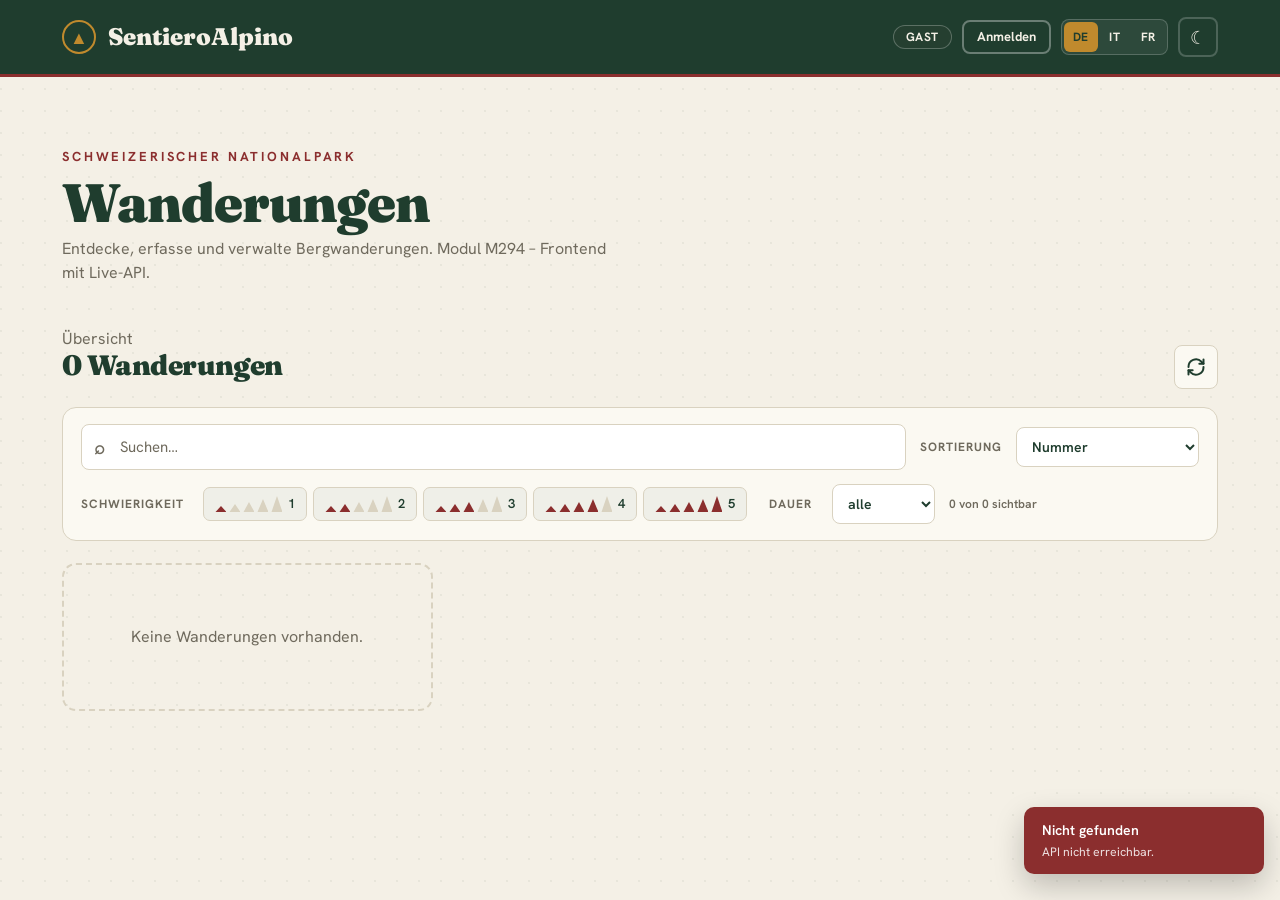
<file: index.html>
<!DOCTYPE html>
<html lang="de">
<head>
<meta charset="UTF-8">
<meta name="viewport" content="width=device-width, initial-scale=1.0">
<title>Wanderungen – SentieroAlpino</title>
<link rel="preconnect" href="https://fonts.googleapis.com">
<link rel="preconnect" href="https://fonts.gstatic.com" crossorigin>
<link href="https://fonts.googleapis.com/css2?family=Fraunces:opsz,wght@9..144,400;9..144,600;9..144,900&family=Hanken+Grotesk:wght@400;500;600;700&display=swap" rel="stylesheet">
<link href="https://cdn.jsdelivr.net/npm/bootstrap@5.3.3/dist/css/bootstrap.min.css" rel="stylesheet" integrity="sha384-QWTKZyjpPEjISv5WaRU9OFeRpok6YctnYmDr5pNlyT2bRjXh0JMhjY6hW+ALEwIH" crossorigin="anonymous">
<link rel="stylesheet" href="css/styles.css">
<script>
(function(){
  try {
    var t = localStorage.getItem('sentiero.theme');
    if (!t && window.matchMedia && window.matchMedia('(prefers-color-scheme: dark)').matches) t = 'dark';
    if (t === 'dark') document.documentElement.dataset.theme = 'dark';
    var l = localStorage.getItem('sentiero.lang');
    if (l) document.documentElement.lang = l;
  } catch(e){}
  window.__splashStarted = Date.now();
})();
</script>
</head>
<body>
<div id="splash" aria-hidden="true">
  <div class="splash-inner">
    <svg viewBox="0 0 240 160" xmlns="http://www.w3.org/2000/svg" aria-hidden="true">
      <defs>
        <radialGradient id="sg" cx="50%" cy="50%" r="50%">
          <stop offset="0%" stop-color="#f4c66b" stop-opacity="1"/>
          <stop offset="55%" stop-color="#c08a2d" stop-opacity=".5"/>
          <stop offset="100%" stop-color="#c08a2d" stop-opacity="0"/>
        </radialGradient>
        <clipPath id="sky"><rect x="0" y="0" width="240" height="115"/></clipPath>
      </defs>
      <g clip-path="url(#sky)">
        <circle class="halo" cx="120" cy="110" r="46" fill="url(#sg)"/>
        <circle class="sun" cx="120" cy="110" r="16" fill="#f4c66b"/>
      </g>
      <path d="M 0 160 L 50 90 L 95 115 L 140 70 L 180 100 L 240 80 L 240 160 Z" fill="#1a3324"/>
      <path d="M 0 160 L 40 120 L 95 135 L 150 110 L 200 130 L 240 118 L 240 160 Z" fill="#0f2419"/>
    </svg>
    <div class="splash-label">
      <span class="mk">&#9650;</span> SentieroAlpino
    </div>
  </div>
</div>
<header>
  <div class="container bar">
    <div class="logo"><span class="mk">&#9650;</span> SentieroAlpino</div>
    <div class="session" id="session"></div>
  </div>
</header>

<main class="container py-4">
  <section id="listView">
    <div class="hero">
      <div class="eyebrow" data-i18n="hero.eyebrow">Schweizerischer Nationalpark</div>
      <h1 data-i18n="hero.title">Wanderungen</h1>
      <p data-i18n="hero.lead">Entdecke, erfasse und verwalte Bergwanderungen. Modul M294 – Frontend mit Live-API.</p>
    </div>

    <div class="toolbar">
      <div><div class="eyebrow" style="color:var(--text-soft)" data-i18n="overview.kicker">Übersicht</div><h2 style="font-size:28px" id="count"></h2></div>
      <div class="d-flex gap-2 align-items-center">
        <button type="button" class="btn-reload" id="reloadBtn" data-i18n-aria="nav.reloadAria" title="" data-i18n-title="nav.reload" aria-label="Aktualisieren">
          <svg width="20" height="20" viewBox="0 0 24 24" fill="none" stroke="currentColor" stroke-width="2.4" stroke-linecap="round" stroke-linejoin="round" aria-hidden="true">
            <path d="M3 12a9 9 0 0 1 15.5-6.4L21 8"/>
            <path d="M21 3v5h-5"/>
            <path d="M21 12a9 9 0 0 1-15.5 6.4L3 16"/>
            <path d="M3 21v-5h5"/>
          </svg>
        </button>
        <button type="button" class="btn btn-pri" id="newBtn" style="display:none" data-i18n="nav.newHike">+ Neue Wanderung</button>
      </div>
    </div>

    <div class="filterbar" id="filterBar"></div>

    <div class="grid" id="hikeGrid"></div>
  </section>

  <section id="detailView" class="detail"></section>
</main>

<div class="modal fade" id="loginModal" tabindex="-1" aria-labelledby="loginModalLabel" aria-hidden="true">
  <div class="modal-dialog modal-dialog-centered">
    <div class="modal-content sheet">
      <div class="modal-header border-0 p-0 mb-2 d-flex align-items-start">
        <div>
          <h2 id="loginModalLabel" data-i18n="login.title">Anmelden</h2>
          <p class="lead mt-2" data-i18n="login.lead">Login ist nötig für Kommentare und Verwaltung.</p>
        </div>
        <button type="button" class="btn-close ms-auto" data-bs-dismiss="modal" aria-label="Close"></button>
      </div>
      <div class="modal-body p-0">
        <div class="users-hint" data-i18n-html="login.testHint">Test-Logins:<br><b>Max</b> / Stern3849 (Admin) &nbsp;&mdash;&nbsp; <b>Berta</b> / Sonne2024 (Reader)</div>
        <div class="mb-3">
          <label for="lgUser" class="form-label" data-i18n="login.user">Benutzername</label>
          <input id="lgUser" class="form-control" placeholder="Max" autocomplete="username">
          <div class="invalid-feedback" id="lgUserErr"></div>
        </div>
        <div class="mb-3">
          <label for="lgPass" class="form-label" data-i18n="login.pass">Passwort</label>
          <input id="lgPass" type="password" class="form-control" placeholder="&bull;&bull;&bull;&bull;&bull;" autocomplete="current-password">
          <div class="invalid-feedback" id="lgPassErr"></div>
        </div>
        <div class="alert alert-danger d-none" role="alert" id="lgErr" data-i18n="login.error">Login fehlgeschlagen.</div>
      </div>
      <div class="modal-footer border-0 px-0 pb-0">
        <button type="button" class="btn btn-ln" data-bs-dismiss="modal" data-i18n="login.cancel">Abbrechen</button>
        <button type="button" class="btn btn-pri" id="lgSubmit" data-i18n="login.submit">Anmelden</button>
      </div>
    </div>
  </div>
</div>

<div class="modal fade" id="hikeModal" tabindex="-1" aria-labelledby="hikeModalLabel" aria-hidden="true">
  <div class="modal-dialog modal-dialog-centered modal-lg">
    <div class="modal-content sheet">
      <div class="modal-header border-0 p-0 mb-2 d-flex align-items-start">
        <div>
          <h2 id="hmTitle" data-i18n="hikeForm.titleNew">Neue Wanderung</h2>
          <p class="lead mt-2" data-i18n="hikeForm.lead">Pflichtfelder ausser Beschreibung. Geschwindigkeit muss 2–4 km/h ergeben.</p>
        </div>
        <button type="button" class="btn-close ms-auto" data-bs-dismiss="modal" aria-label="Close"></button>
      </div>
      <div class="modal-body p-0">
        <form id="hikeForm" novalidate>
          <div class="row g-3">
            <div class="col-md-6">
              <label for="f_nr" class="form-label" data-i18n="hikeForm.nr">Nr (PK, 900–999)</label>
              <input id="f_nr" type="number" min="900" max="999" class="form-control">
              <div class="invalid-feedback" data-i18n="hikeForm.nrErr">Nummer im Bereich 900–999 erforderlich.</div>
            </div>
            <div class="col-md-6">
              <label for="f_diff" class="form-label" data-i18n="hikeForm.diff">Schwierigkeit (1–5)</label>
              <select id="f_diff" class="form-select">
                <option value="" data-i18n="hikeForm.diffPlaceholder">wählen…</option>
                <option>1</option><option>2</option><option>3</option><option>4</option><option>5</option>
              </select>
              <div class="invalid-feedback" data-i18n="hikeForm.diffErr">Wert 1–5 erforderlich.</div>
            </div>
            <div class="col-12">
              <label for="f_name" class="form-label" data-i18n="hikeForm.name">Name</label>
              <input id="f_name" class="form-control" placeholder="Val Mingèr">
              <div class="invalid-feedback" data-i18n="hikeForm.nameErr">Name ist erforderlich.</div>
            </div>
            <div class="col-12">
              <label for="f_desc" class="form-label"><span data-i18n="hikeForm.desc">Beschreibung</span> <span class="text-muted opt" data-i18n="hikeForm.descOpt">(optional, min. 5 Wörter)</span></label>
              <textarea id="f_desc" class="form-control" placeholder="…"></textarea>
              <div class="form-text" data-i18n="hikeForm.descHint">Leer erlaubt. Falls erfasst: mindestens 5 Wörter.</div>
              <div class="invalid-feedback" data-i18n="hikeForm.descErr">Falls erfasst, sind mindestens 5 Wörter nötig.</div>
            </div>
            <div class="col-md-6">
              <label for="f_dist" class="form-label" data-i18n="hikeForm.dist">Distanz (km)</label>
              <input id="f_dist" type="number" step="0.1" min="0.1" class="form-control" placeholder="5.5">
              <div class="invalid-feedback" data-i18n="hikeForm.distErr">Distanz &gt; 0 erforderlich.</div>
            </div>
            <div class="col-md-6">
              <label class="form-label" data-i18n="hikeForm.dur">Dauer (Std : Min)</label>
              <div class="input-group">
                <input id="f_h" type="number" min="0" max="23" class="form-control" placeholder="2" aria-label="Stunden">
                <span class="input-group-text">:</span>
                <input id="f_m" type="number" min="0" max="59" class="form-control" placeholder="15" aria-label="Minuten">
                <div class="invalid-feedback" data-i18n="hikeForm.durErr">Geschwindigkeit muss 2–4 km/h sein.</div>
              </div>
              <span id="speedPill" class="speed-pill mt-2" style="display:none"></span>
            </div>
            <div class="col-md-6">
              <label for="f_start" class="form-label" data-i18n="hikeForm.start">Start</label>
              <input id="f_start" class="form-control" placeholder="Pradatsch">
              <div class="invalid-feedback" data-i18n="hikeForm.startErr">Start ist erforderlich.</div>
            </div>
            <div class="col-md-6">
              <label for="f_end" class="form-label" data-i18n="hikeForm.end">Ziel</label>
              <input id="f_end" class="form-control" placeholder="Sur il Foss">
              <div class="invalid-feedback" data-i18n="hikeForm.endErr">Ziel ist erforderlich.</div>
            </div>
            <div class="col-12">
              <label for="f_img" class="form-label" data-i18n="hikeForm.img">Höhenprofil-Bild (JPG-Upload)</label>
              <input id="f_img" type="file" accept="image/jpeg" class="form-control">
              <div class="form-text" data-i18n="hikeForm.imgHint">Use Case „upload image". Speichert den Dateinamen.</div>
              <div class="invalid-feedback" data-i18n="hikeForm.imgErr">Bild ist erforderlich.</div>
            </div>
          </div>
        </form>
      </div>
      <div class="modal-footer border-0 px-0 pb-0 mt-3">
        <button type="button" class="btn btn-ln" data-bs-dismiss="modal" data-i18n="hikeForm.cancel">Abbrechen</button>
        <button type="button" class="btn btn-pri" id="hmSubmit" data-i18n="hikeForm.save">Speichern</button>
      </div>
    </div>
  </div>
</div>

<div class="toast-container position-fixed bottom-0 end-0 p-3" id="toast" aria-live="polite" aria-atomic="true"></div>

<script src="https://cdn.jsdelivr.net/npm/bootstrap@5.3.3/dist/js/bootstrap.bundle.min.js" integrity="sha384-YvpcrYf0tY3lHB60NNkmXc5s9fDVZLESaAA55NDzOxhy9GkcIdslK1eN7N6jIeHz" crossorigin="anonymous"></script>
<script type="module" src="js/app.js"></script>
</body>
</html>
</file>
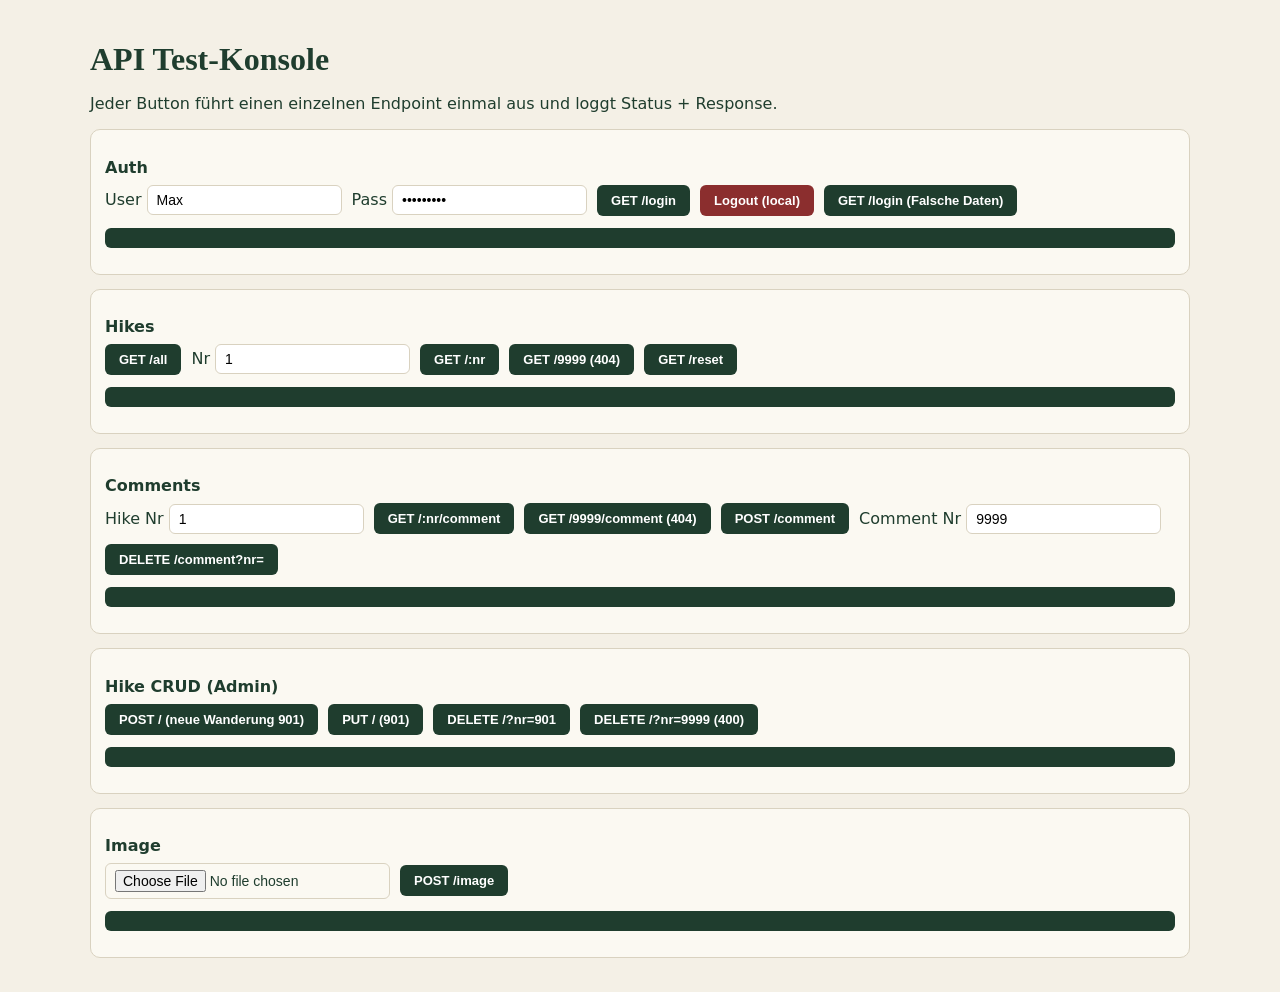
<file: test/test.html>
<!DOCTYPE html>
<html lang="de">
<head>
<meta charset="UTF-8">
<title>API Test – Hike Frontend</title>
<style>
body{font-family:system-ui,sans-serif;background:#f4f0e6;color:#1f3d2e;padding:20px;max-width:1100px;margin:0 auto}
h1{font-family:Georgia,serif;margin-bottom:14px}
.row{display:flex;gap:10px;align-items:center;flex-wrap:wrap;margin-bottom:8px}
input,select{padding:6px 9px;border:1.5px solid #d9d2c0;border-radius:6px;font-size:14px}
button{padding:8px 14px;border:none;background:#8b2e2e;color:#fff;font-weight:600;border-radius:6px;cursor:pointer;font-size:13px}
button:hover{background:#a8453f}
button.run{background:#1f3d2e}
button.run:hover{background:#2d543f}
section{background:#fbf9f2;border:1px solid #d9d2c0;border-radius:10px;padding:14px;margin-bottom:14px}
h2{font-size:16px;margin-bottom:8px}
pre{background:#1f3d2e;color:#f4f0e6;padding:10px;border-radius:6px;font-size:12px;overflow:auto;max-height:240px;white-space:pre-wrap;word-break:break-word}
.ok{color:#2d543f;font-weight:700}
.err{color:#8b2e2e;font-weight:700}
.status{font-family:monospace;font-size:13px}
</style>
</head>
<body>
<h1>API Test-Konsole</h1>
<p>Jeder Button führt einen einzelnen Endpoint einmal aus und loggt Status + Response.</p>

<section>
  <h2>Auth</h2>
  <div class="row">
    <label>User <input id="u" value="Max"></label>
    <label>Pass <input id="p" type="password" value="Stern3849"></label>
    <button class="run" data-t="login">GET /login</button>
    <button data-t="logout">Logout (local)</button>
    <button class="run" data-t="badLogin">GET /login (Falsche Daten)</button>
  </div>
  <pre id="logAuth"></pre>
</section>

<section>
  <h2>Hikes</h2>
  <div class="row">
    <button class="run" data-t="all">GET /all</button>
    <label>Nr <input id="nr" type="number" value="1"></label>
    <button class="run" data-t="one">GET /:nr</button>
    <button class="run" data-t="oneMissing">GET /9999 (404)</button>
    <button class="run" data-t="reset">GET /reset</button>
  </div>
  <pre id="logHikes"></pre>
</section>

<section>
  <h2>Comments</h2>
  <div class="row">
    <label>Hike Nr <input id="cnr" type="number" value="1"></label>
    <button class="run" data-t="comments">GET /:nr/comment</button>
    <button class="run" data-t="commentsMissing">GET /9999/comment (404)</button>
    <button class="run" data-t="addComment">POST /comment</button>
    <label>Comment Nr <input id="delc" type="number" value="9999"></label>
    <button class="run" data-t="delComment">DELETE /comment?nr=</button>
  </div>
  <pre id="logCmts"></pre>
</section>

<section>
  <h2>Hike CRUD (Admin)</h2>
  <div class="row">
    <button class="run" data-t="createHike">POST / (neue Wanderung 901)</button>
    <button class="run" data-t="updateHike">PUT / (901)</button>
    <button class="run" data-t="delHike">DELETE /?nr=901</button>
    <button class="run" data-t="delHikeMissing">DELETE /?nr=9999 (400)</button>
  </div>
  <pre id="logCrud"></pre>
</section>

<section>
  <h2>Image</h2>
  <div class="row">
    <input id="img" type="file" accept="image/jpeg">
    <button class="run" data-t="upload">POST /image</button>
  </div>
  <pre id="logImg"></pre>
</section>

<script type="module">
import * as api from '../js/api.js'

const $ = s => document.querySelector(s)
function log (where, status, body, kind) {
  const pre = $(where)
  const tag = kind === 'ok' ? 'ok' : 'err'
  const ts = new Date().toLocaleTimeString()
  const line = '[' + ts + '] <span class="' + tag + '">' + status + '</span> ' +
    (typeof body === 'string' ? body : JSON.stringify(body, null, 2))
  pre.innerHTML = line + '\n\n' + pre.innerHTML
}

async function run (kind) {
  try {
    if (kind === 'login') { const r = await api.login($('#u').value, $('#p').value); log('#logAuth', '200 OK', 'role=' + r, 'ok'); return }
    if (kind === 'badLogin') { try { await api.login($('#u').value, 'WRONG_PW_xyz'); log('#logAuth', '?', 'unerwarteter Erfolg', 'err') } catch (e) { log('#logAuth', (e.status || '?') + ' ' + e.message, '', 'err') } return }
    if (kind === 'logout') { api.logout(); log('#logAuth', '–', 'session cleared', 'ok'); return }
    if (kind === 'all') { const r = await api.getAllHikes(); log('#logHikes', '200 OK', r, 'ok'); return }
    if (kind === 'one') { const r = await api.getHike(parseInt($('#nr').value, 10)); log('#logHikes', '200 OK', r, 'ok'); return }
    if (kind === 'oneMissing') { const r = await api.getHike(9999); log('#logHikes', '200 OK', r, 'ok'); return }
    if (kind === 'reset') { const r = await api.reset(); log('#logHikes', r.status + ' OK', r.body, 'ok'); return }
    if (kind === 'comments') { const r = await api.getComments(parseInt($('#cnr').value, 10)); log('#logCmts', '200 OK', r, 'ok'); return }
    if (kind === 'commentsMissing') { const r = await api.getComments(9999); log('#logCmts', '200 OK', r, 'ok'); return }
    if (kind === 'addComment') {
      const h = await api.getHike(parseInt($('#cnr').value, 10))
      const r = await api.addComment({
        nr: 0,
        title: 'Testkommentar #' + Date.now(),
        text: 'Automatischer Kommentar aus Test-Konsole.',
        rating: 4,
        created: new Date().toISOString().slice(0, 19),
        createdBy: { username: api.getSession().user, userRole: api.getSession().role },
        hike: h
      })
      log('#logCmts', '200 OK', r, 'ok'); return
    }
    if (kind === 'delComment') { const r = await api.deleteComment(parseInt($('#delc').value, 10)); log('#logCmts', r.status + ' OK', r.body, 'ok'); return }
    if (kind === 'createHike') {
      const r = await api.createHike({
        nr: 901, name: 'Testroute', description: 'Eine zwei drei vier fünf', difficulty: 3,
        distance: 6, time: [2, 30], imageElevation: 'route_19.jpg',
        created: new Date().toISOString().slice(0, 19), start: 'A', end: 'B',
        createdBy: { username: api.getSession().user, userRole: api.getSession().role }
      })
      log('#logCrud', '200 OK', r, 'ok'); return
    }
    if (kind === 'updateHike') {
      const r = await api.updateHike({
        nr: 901, name: 'Testroute (geändert)', description: 'Eine zwei drei vier fünf', difficulty: 3,
        distance: 6, time: [2, 30], imageElevation: 'route_19.jpg',
        created: new Date().toISOString().slice(0, 19), start: 'A', end: 'B',
        createdBy: { username: api.getSession().user, userRole: api.getSession().role }
      })
      log('#logCrud', '200 OK', r, 'ok'); return
    }
    if (kind === 'delHike') { const r = await api.deleteHike(901); log('#logCrud', r.status + ' OK', r.body, 'ok'); return }
    if (kind === 'delHikeMissing') { const r = await api.deleteHike(9999); log('#logCrud', r.status + ' OK', r.body, 'ok'); return }
    if (kind === 'upload') {
      const file = $('#img').files[0]
      if (!file) { log('#logImg', '–', 'Keine Datei ausgewählt', 'err'); return }
      const r = await api.uploadImage(file)
      log('#logImg', r.status + ' OK', r.body, 'ok'); return
    }
  } catch (e) {
    const where = kind.includes('omment') ? '#logCmts'
      : (kind === 'upload' ? '#logImg'
        : (kind.includes('Hike') || kind === 'createHike' || kind === 'updateHike' ? '#logCrud'
          : (kind === 'login' || kind === 'logout' || kind === 'badLogin' ? '#logAuth' : '#logHikes')))
    log(where, (e.status || 'ERR') + ' ' + e.message, e.body || '', 'err')
  }
}

document.querySelectorAll('button[data-t]').forEach(b => b.addEventListener('click', () => run(b.dataset.t)))
</script>
</body>
</html>
</file>
<file: css/styles.css>
/* ============================================================
   SentieroAlpino — stylesheet
   Sections: tokens · base · header · buttons · language picker ·
   hero · filters · grid/cards · skeletons · detail · comments ·
   forms · modals · toasts · splash · responsive
   ============================================================ */

/* --- Design tokens (light) ------------------------------------ */
/* Palette names map to the alpine theme; Bootstrap vars are
   overridden here so components inherit the same colors. */
:root {
  --pine: #1f3d2e;
  --pine2: #2d543f;
  --cream: #f4f0e6;
  --paper: #fbf9f2;
  --rust: #8b2e2e;
  --rust2: #a8453f;
  --stone: #6f6a5d;
  --line: #d9d2c0;
  --gold: #c08a2d;

  --bg: var(--cream);
  --surface: var(--paper);
  --text: var(--pine);
  --text-soft: var(--stone);
  --border: var(--line);
  --header-bg: var(--pine);
  --header-fg: var(--cream);
  --chip-bg: #1f3d2e0d;
  --chip-bg2: #1f3d2e0a;
  --modal-bg: #1f3d2eaa;
  --input-bg: #fff;
  --input-fg: var(--pine);
  --dot: rgba(31, 61, 46, .06);

  --bs-primary: #8b2e2e;
  --bs-primary-rgb: 139, 46, 46;
  --bs-body-bg: var(--bg);
  --bs-body-color: var(--text);
  --bs-border-color: var(--border);
  --bs-body-font-family: 'Hanken Grotesk', sans-serif;
  --bs-link-color: var(--rust);
  --bs-link-hover-color: var(--rust2);
  --bs-modal-bg: var(--bg);
  --bs-emphasis-color: var(--text);
  --bs-secondary-color: var(--text-soft);
  --bs-tertiary-bg: var(--surface);
  --bs-form-invalid-color: var(--rust);
  --bs-form-invalid-border-color: var(--rust);
}

/* --- Design tokens (dark) ------------------------------------- */
:root[data-theme="dark"] {
  --pine: #e7e3d4;
  --pine2: #cdc8b6;
  --cream: #0e1714;
  --paper: #152220;
  --rust: #d57676;
  --rust2: #e08a83;
  --stone: #9ea092;
  --line: #2a3a36;
  --gold: #e2b15a;

  --bg: #0a0f0d;
  --surface: #152220;
  --text: #e7e3d4;
  --text-soft: #9ea092;
  --border: #2a3a36;
  --header-bg: #0a0f0d;
  --header-fg: #e7e3d4;
  --chip-bg: #ffffff0a;
  --chip-bg2: #ffffff06;
  --modal-bg: #000000bb;
  --input-bg: #1a2a26;
  --input-fg: #e7e3d4;
  --dot: rgba(231, 227, 212, .05);
  color-scheme: dark;

  --bs-primary: #d57676;
  --bs-primary-rgb: 213, 118, 118;
  --bs-body-bg: var(--bg);
  --bs-body-color: var(--text);
  --bs-border-color: var(--border);
  --bs-modal-bg: var(--bg);
  --bs-form-control-bg: var(--input-bg);
  --bs-tertiary-bg: var(--surface);
}

/* --- Base & typography --------------------------------------- */
body {
  font-family: 'Hanken Grotesk', sans-serif;
  background: var(--bg);
  color: var(--text);
  background-image: radial-gradient(circle at 1px 1px, var(--dot) 1px, transparent 0);
  background-size: 22px 22px;
  min-height: 100vh;
  transition: background-color .2s, color .2s;
}

h1, h2, h3, h4 {
  font-family: 'Fraunces', serif;
  font-weight: 900;
  letter-spacing: -.02em;
  line-height: 1.05;
  color: var(--text);
}

.container {
  max-width: 1180px;
}

/* --- Header & session badges --------------------------------- */
header {
  position: sticky;
  top: 0;
  z-index: 1040;
  background: var(--header-bg);
  color: var(--header-fg);
  border-bottom: 3px solid var(--rust);
}

.bar {
  display: flex;
  align-items: center;
  justify-content: space-between;
  min-height: 74px;
  gap: 14px;
  padding-top: 10px;
  padding-bottom: 10px;
}

.logo {
  display: flex;
  align-items: center;
  gap: 12px;
  font-family: 'Fraunces', serif;
  font-weight: 900;
  font-size: 24px;
  color: var(--header-fg);
}

.logo .mk {
  width: 34px;
  height: 34px;
  border: 2px solid var(--gold);
  border-radius: 50%;
  display: grid;
  place-items: center;
  color: var(--gold);
  font-size: 18px;
}

.session {
  display: flex;
  align-items: center;
  gap: 10px;
  font-size: 14px;
  flex-wrap: wrap;
  justify-content: flex-end;
}

.badge {
  padding: 5px 12px;
  border-radius: 999px;
  font-weight: 700;
  font-size: 12px;
  letter-spacing: .04em;
  text-transform: uppercase;
}

.b-guest {
  background: #55504420;
  color: var(--header-fg);
  border: 1px solid #ffffff40;
}

.b-reader {
  background: var(--gold);
  color: #1f3d2e;
}

.b-admin {
  background: var(--rust2);
  color: #fff;
}

/* --- Buttons ------------------------------------------------- */
.btn {
  padding: 10px 18px;
  border-radius: 8px;
  font-weight: 700;
  font-size: 14px;
  transition: .15s;
  border: 2px solid transparent;
  line-height: 1.2;
}

.btn:focus-visible {
  box-shadow: 0 0 0 .2rem rgba(139, 46, 46, .3);
}

.btn-pri {
  background: var(--rust);
  color: #fff;
}

.btn-pri:hover,
.btn-pri:focus {
  background: var(--rust2);
  color: #fff;
}

.btn-ghost {
  background: transparent;
  color: var(--header-fg);
  border: 2px solid #ffffff55;
}

.btn-ghost:hover,
.btn-ghost:focus {
  border-color: var(--gold);
  color: var(--gold);
  background: transparent;
}

.btn-ln {
  background: var(--pine);
  color: var(--cream);
}

:root[data-theme="dark"] .btn-ln {
  background: #2a3a36;
  color: #e7e3d4;
}

.btn-ln:hover,
.btn-ln:focus {
  background: var(--pine2);
  color: var(--cream);
}

.btn-sm {
  padding: 7px 13px;
  font-size: 13px;
}

.btn-del {
  background: transparent;
  color: var(--rust);
  border: 2px solid var(--rust);
}

.btn-del:hover,
.btn-del:focus {
  background: var(--rust);
  color: #fff;
}

.btn-icon {
  background: transparent;
  color: var(--header-fg);
  border: 2px solid #ffffff33;
  width: 40px;
  height: 40px;
  border-radius: 8px;
  display: inline-grid;
  place-items: center;
  font-size: 18px;
  transition: .15s;
  padding: 0;
}

.btn-icon:hover,
.btn-icon:focus {
  border-color: var(--gold);
  color: var(--gold);
}

.btn-reload {
  background: var(--surface);
  color: var(--text);
  border: 1.5px solid var(--border);
  width: 44px;
  height: 44px;
  border-radius: 8px;
  display: inline-grid;
  place-items: center;
  transition: .15s;
  padding: 0;
  cursor: pointer;
}

.btn-reload:focus {
  border-color: var(--pine);
  color: var(--rust);
  outline: none;
  box-shadow: 0 0 0 .2rem rgba(139, 46, 46, .18);
}

.btn-reload:hover {
  border-color: var(--pine);
  color: var(--rust);
}

.btn-reload:hover svg {
  transform: rotate(-25deg);
  transition: transform .25s ease;
}

.btn-reload.spinning {
  pointer-events: none;
  color: var(--rust);
  border-color: var(--rust);
}

.btn-reload.spinning svg {
  animation: spin .9s linear infinite;
}

@keyframes spin {
  from { transform: rotate(0); }
  to { transform: rotate(360deg); }
}

/* --- Language picker ----------------------------------------- */
.langpick {
  display: inline-flex;
  background: #ffffff10;
  border: 1px solid #ffffff33;
  border-radius: 8px;
  padding: 2px;
  gap: 2px;
}

.langpick button {
  padding: 6px 9px;
  border-radius: 6px;
  background: transparent;
  color: var(--header-fg);
  font-size: 12px;
  font-weight: 700;
  letter-spacing: .06em;
  border: none;
  cursor: pointer;
}

.langpick button[aria-pressed="true"] {
  background: var(--gold);
  color: #1f3d2e;
}

.langpick button:hover:not([aria-pressed="true"]) {
  color: var(--gold);
}

/* --- Hero & toolbar ------------------------------------------ */
.hero {
  padding: 46px 0 26px;
}

.hero .eyebrow {
  font-size: 13px;
  letter-spacing: .22em;
  text-transform: uppercase;
  color: var(--rust);
  font-weight: 700;
}

.hero h1 {
  font-size: 54px;
  margin: 8px 0 6px;
}

.hero p {
  color: var(--text-soft);
  max-width: 560px;
  font-size: 16px;
}

.toolbar {
  display: flex;
  justify-content: space-between;
  align-items: flex-end;
  gap: 16px;
  flex-wrap: wrap;
  margin-bottom: 18px;
}

/* --- Filter bar ---------------------------------------------- */
.filterbar {
  background: var(--surface);
  border: 1px solid var(--border);
  border-radius: 14px;
  padding: 16px 18px;
  margin-bottom: 22px;
  display: flex;
  flex-direction: column;
  gap: 14px;
}

.filter-row {
  display: flex;
  gap: 14px;
  align-items: center;
  flex-wrap: wrap;
}

.fr-grow {
  flex: 1;
  min-width: 240px;
}

.search {
  position: relative;
}

.search input {
  width: 100%;
  padding: 11px 13px 11px 38px;
}

.search::before {
  content: "⌕";
  position: absolute;
  left: 13px;
  top: 50%;
  transform: translateY(-50%);
  color: var(--text-soft);
  font-size: 18px;
  font-weight: 700;
  pointer-events: none;
  z-index: 5;
}

.filter-label {
  font-size: 12px;
  font-weight: 700;
  color: var(--text-soft);
  text-transform: uppercase;
  letter-spacing: .08em;
  margin-right: 6px;
}

.chips {
  display: inline-flex;
  gap: 6px;
  flex-wrap: wrap;
}

.chip-btn {
  background: var(--chip-bg);
  border: 1px solid var(--border);
  border-radius: 7px;
  padding: 6px 11px;
  font-size: 13px;
  font-weight: 600;
  color: var(--text);
  cursor: pointer;
  display: inline-flex;
  align-items: center;
  gap: 6px;
  transition: .12s;
}

.chip-btn:hover {
  border-color: var(--pine);
}

.chip-btn[aria-pressed="true"] {
  background: var(--rust);
  border-color: var(--rust);
  color: #fff;
}

.chip-btn[aria-pressed="true"] .peaks .pk {
  background: #fff;
}

.fselect {
  padding: 9px 11px;
  background: var(--input-bg);
  color: var(--input-fg);
  border: 1.5px solid var(--border);
  border-radius: 8px;
  font-family: inherit;
  font-size: 14px;
  font-weight: 600;
  cursor: pointer;
}

.toggle {
  display: inline-flex;
  align-items: center;
  gap: 6px;
  font-size: 13px;
  font-weight: 600;
  color: var(--text);
  cursor: pointer;
  user-select: none;
  margin: 0;
}

.toggle input {
  position: absolute;
  opacity: 0;
  pointer-events: none;
}

.toggle .sw {
  width: 34px;
  height: 20px;
  background: var(--border);
  border-radius: 999px;
  position: relative;
  transition: .15s;
}

.toggle .sw::after {
  content: "";
  position: absolute;
  left: 2px;
  top: 2px;
  width: 16px;
  height: 16px;
  background: #fff;
  border-radius: 50%;
  transition: .15s;
}

.toggle input:checked + .sw {
  background: var(--pine);
}

.toggle input:checked + .sw::after {
  transform: translateX(14px);
}

.hits {
  font-size: 12px;
  color: var(--text-soft);
  font-weight: 600;
}

.reset-btn {
  margin-left: auto;
  background: transparent;
  color: var(--rust);
  border: none;
  font-weight: 700;
  font-size: 13px;
  text-decoration: underline;
  cursor: pointer;
}

/* --- Hike grid & cards --------------------------------------- */
.grid {
  display: grid;
  grid-template-columns: repeat(auto-fill, minmax(330px, 1fr));
  gap: 22px;
  padding-bottom: 60px;
}

.card {
  background: var(--surface);
  border: 1px solid var(--border);
  border-radius: 14px;
  overflow: hidden;
  display: flex;
  flex-direction: column;
  transition: .18s;
  box-shadow: 0 1px 0 rgba(0, 0, 0, .02);
}

.card:hover {
  transform: translateY(-3px);
  box-shadow: 0 14px 30px rgba(31, 61, 46, .13);
  border-color: var(--pine);
}

.card .thumb {
  position: relative;
  aspect-ratio: 16 / 9;
  background: var(--chip-bg);
  overflow: hidden;
  border-bottom: 1px solid var(--border);
}

.card .thumb img {
  width: 100%;
  height: 100%;
  object-fit: cover;
  display: block;
  transition: transform .35s ease;
}

.card:hover .thumb img {
  transform: scale(1.04);
}

.card .thumb.thumb-missing {
  background: repeating-linear-gradient(45deg, var(--chip-bg), var(--chip-bg) 8px, var(--chip-bg2) 8px, var(--chip-bg2) 16px);
}

.card .thumb.thumb-missing::after {
  content: attr(data-empty);
  position: absolute;
  inset: 0;
  display: grid;
  place-items: center;
  font-size: 12px;
  color: var(--text-soft);
  letter-spacing: .05em;
  text-transform: uppercase;
  font-weight: 600;
}

.card .top {
  padding: 18px 20px 0;
}

.card h3 {
  font-size: 23px;
}

.card .route {
  color: var(--text-soft);
  font-size: 14px;
  margin-top: 4px;
}

.card .route b {
  color: var(--text);
}

.meta {
  display: flex;
  flex-wrap: wrap;
  gap: 8px;
  padding: 14px 20px;
}

.chip {
  background: var(--chip-bg);
  border: 1px solid var(--border);
  border-radius: 7px;
  padding: 5px 10px;
  font-size: 13px;
  font-weight: 600;
  color: var(--text);
}

.chip .lab {
  color: var(--text-soft);
  font-weight: 500;
}

.card .foot {
  margin-top: auto;
  display: flex;
  gap: 8px;
  padding: 14px 20px;
  border-top: 1px solid var(--border);
  flex-wrap: wrap;
}

.card .by {
  padding: 8px 20px;
  font-size: 12px;
  color: var(--text-soft);
}

/* --- Difficulty peaks (1–5 stacked-peak rating) -------------- */
.peaks {
  display: inline-flex;
  gap: 3px;
  align-items: flex-end;
  vertical-align: middle;
}

.peaks .pk {
  width: 11px;
  height: 11px;
  display: inline-block;
  clip-path: polygon(50% 0, 100% 100%, 0 100%);
  background: var(--border);
}

.peaks .pk.l1 { height: 6px; }
.peaks .pk.l2 { height: 8px; }
.peaks .pk.l3 { height: 10px; }
.peaks .pk.l4 { height: 13px; }
.peaks .pk.l5 { height: 16px; }

.peaks .pk.on {
  background: var(--rust);
}

/* --- Loading skeletons --------------------------------------- */
.skel-grid {
  display: grid;
  grid-template-columns: repeat(auto-fill, minmax(330px, 1fr));
  gap: 22px;
  padding-bottom: 60px;
}

.skel {
  background: var(--surface);
  border: 1px solid var(--border);
  border-radius: 14px;
  overflow: hidden;
  display: flex;
  flex-direction: column;
}

.skel .sk-img {
  aspect-ratio: 16 / 9;
  background: linear-gradient(90deg, var(--chip-bg) 0%, var(--chip-bg2) 50%, var(--chip-bg) 100%);
  background-size: 200% 100%;
  animation: shimmer 1.4s linear infinite;
}

.skel .sk-body {
  padding: 18px 20px;
  display: flex;
  flex-direction: column;
  gap: 10px;
}

.skel .sk-line {
  height: 14px;
  border-radius: 6px;
  background: linear-gradient(90deg, var(--chip-bg) 0%, var(--chip-bg2) 50%, var(--chip-bg) 100%);
  background-size: 200% 100%;
  animation: shimmer 1.4s linear infinite;
}

.skel .sk-line.w70 { width: 70%; }
.skel .sk-line.w50 { width: 50%; }
.skel .sk-line.w30 { width: 30%; }
.skel .sk-line.h22 { height: 22px; }

@keyframes shimmer {
  0% { background-position: 200% 0; }
  100% { background-position: -200% 0; }
}

/* --- Empty state --------------------------------------------- */
.empty {
  padding: 60px;
  text-align: center;
  color: var(--text-soft);
  border: 2px dashed var(--border);
  border-radius: 14px;
}

.empty .btn {
  margin-top: 14px;
}

/* --- Detail view --------------------------------------------- */
.detail {
  padding: 30px 0 70px;
  display: none;
}

.detail.show {
  display: block;
}

.back {
  background: none;
  color: var(--rust);
  font-weight: 700;
  font-size: 14px;
  margin-bottom: 18px;
  display: inline-flex;
  gap: 6px;
  border: none;
  padding: 0;
}

.dgrid {
  display: grid;
  grid-template-columns: 1.1fr .9fr;
  gap: 30px;
  align-items: start;
}

.elev {
  background: var(--surface);
  border: 1px solid var(--border);
  border-radius: 14px;
  padding: 14px;
}

.elev .frame {
  background: var(--chip-bg);
  border-radius: 8px;
  aspect-ratio: 4 / 3;
  display: flex;
  align-items: center;
  justify-content: center;
  overflow: hidden;
}

.elev .frame img {
  width: 100%;
  height: 100%;
  object-fit: contain;
  display: block;
}

.elev .cap {
  font-size: 12px;
  color: var(--text-soft);
  margin-top: 8px;
  text-align: center;
}

.dinfo h2 {
  font-size: 38px;
  margin-bottom: 6px;
}

.dinfo .sub {
  color: var(--text-soft);
  margin-bottom: 16px;
}

.facts {
  display: grid;
  grid-template-columns: 1fr 1fr;
  gap: 10px;
  margin: 18px 0;
}

.fact {
  background: var(--surface);
  border: 1px solid var(--border);
  border-radius: 10px;
  padding: 12px 14px;
}

.fact .l {
  font-size: 12px;
  color: var(--text-soft);
  text-transform: uppercase;
  letter-spacing: .06em;
}

.fact .v {
  font-size: 18px;
  font-weight: 700;
  margin-top: 3px;
}

.desc {
  background: var(--chip-bg);
  border-left: 3px solid var(--gold);
  padding: 14px 16px;
  border-radius: 0 8px 8px 0;
  color: var(--text);
  line-height: 1.55;
}

/* --- Comments ------------------------------------------------ */
.comments {
  margin-top: 38px;
}

.comments-head {
  display: flex;
  justify-content: space-between;
  align-items: center;
  gap: 14px;
  flex-wrap: wrap;
  margin-bottom: 14px;
}

.comments-head h3 {
  font-size: 26px;
}

.cmt {
  background: var(--surface);
  border: 1px solid var(--border);
  border-radius: 12px;
  padding: 16px 18px;
  margin-bottom: 12px;
}

.cmt .ch {
  display: flex;
  justify-content: space-between;
  align-items: center;
  gap: 10px;
}

.cmt h4 {
  font-family: 'Fraunces', serif;
  font-size: 18px;
  font-weight: 600;
}

.stars {
  color: var(--gold);
  font-size: 15px;
  letter-spacing: 2px;
}

.cmt p {
  color: var(--text);
  margin: 8px 0 6px;
  line-height: 1.5;
}

.cmt .cby {
  font-size: 12px;
  color: var(--text-soft);
}

.cmt .form-control,
.cmt .form-select {
  margin-bottom: 0;
}

.cmt .mb-3:last-of-type {
  margin-bottom: .75rem !important;
}

/* --- Forms --------------------------------------------------- */
.form-control,
.form-select {
  background: var(--input-bg);
  color: var(--input-fg);
  border: 1.5px solid var(--border);
  border-radius: 8px;
  padding: 11px 13px;
  font-size: 15px;
  font-family: inherit;
}

.form-control:focus,
.form-select:focus {
  border-color: var(--pine);
  box-shadow: 0 0 0 .2rem rgba(31, 61, 46, .12);
  background: var(--input-bg);
  color: var(--input-fg);
}

.form-label {
  font-size: 13px;
  font-weight: 700;
  color: var(--text);
  margin-bottom: 5px;
}

.form-text {
  font-size: 12px;
  color: var(--text-soft);
  margin-top: 4px;
}

.form-control.is-invalid,
.form-select.is-invalid,
.was-validated .form-control:invalid {
  border-color: var(--rust);
  background-image: none;
  padding-right: 13px;
}

.form-control.is-invalid:focus,
.form-select.is-invalid:focus {
  box-shadow: 0 0 0 .2rem rgba(139, 46, 46, .18);
}

.invalid-feedback {
  font-size: 12.5px;
  color: var(--rust);
  font-weight: 600;
  margin-top: 4px;
}

.speed-pill {
  display: inline-block;
  margin-top: 6px;
  padding: 5px 11px;
  border-radius: 999px;
  font-size: 12px;
  font-weight: 700;
  letter-spacing: .02em;
}

.speed-pill.ok {
  background: #2d543f1a;
  color: var(--pine2);
  border: 1px solid var(--pine2);
}

.speed-pill.bad {
  background: #8b2e2e1a;
  color: var(--rust);
  border: 1px solid var(--rust);
}

.input-group .form-control {
  border-radius: 8px;
}

.input-group .form-control:not(:last-child) {
  border-top-right-radius: 0;
  border-bottom-right-radius: 0;
}

.input-group .form-control:not(:first-child) {
  border-top-left-radius: 0;
  border-bottom-left-radius: 0;
}

.input-group-text {
  background: var(--chip-bg);
  border: 1.5px solid var(--border);
  color: var(--text-soft);
  font-weight: 700;
}

/* --- Modals -------------------------------------------------- */
.modal-content.sheet {
  background: var(--bg);
  border: none;
  border-top: 5px solid var(--rust);
  border-radius: 16px;
  padding: 28px 30px;
  box-shadow: 0 30px 80px rgba(0, 0, 0, .4);
}

.modal-content.sheet h2 {
  font-size: 30px;
  margin-bottom: 4px;
}

.modal-content.sheet .lead {
  color: var(--text-soft);
  font-size: 14px;
  font-weight: 400;
}

.modal-backdrop.show {
  opacity: .72;
  background: var(--pine);
}

:root[data-theme="dark"] .modal-backdrop.show {
  background: #000;
  opacity: .85;
}

.users-hint {
  background: var(--chip-bg);
  border: 1px solid var(--border);
  border-radius: 8px;
  padding: 10px 12px;
  font-size: 13px;
  color: var(--text-soft);
  margin-bottom: 16px;
}

.users-hint b {
  color: var(--text);
}

.opt {
  color: var(--text-soft);
  font-weight: 500;
  font-size: 12px;
}

.btn-close {
  filter: none;
}

:root[data-theme="dark"] .btn-close {
  filter: invert(1) grayscale(100%) brightness(1.8);
}

/* --- Toasts -------------------------------------------------- */
.toast-container {
  z-index: 1080;
}

.t {
  padding: 13px 18px;
  border-radius: 10px;
  color: #fff;
  font-weight: 600;
  font-size: 14px;
  min-width: 240px;
  box-shadow: 0 12px 30px rgba(0, 0, 0, .22);
  animation: slide .25s ease;
  margin-bottom: 10px;
}

.t.ok { background: var(--pine2); }
.t.err { background: var(--rust); }
.t.info { background: var(--stone); }

.t small {
  display: block;
  font-weight: 400;
  opacity: .85;
  margin-top: 2px;
}

@keyframes slide {
  from { transform: translateX(40px); opacity: 0; }
  to { transform: translateX(0); opacity: 1; }
}

/* --- Splash screen ------------------------------------------- */
#splash {
  position: fixed;
  inset: 0;
  z-index: 1100;
  background: radial-gradient(ellipse at 50% 65%, #2d543f 0%, #1f3d2e 55%, #0e1f1a 100%);
  display: grid;
  place-items: center;
  transition: opacity .5s ease;
}

#splash.gone {
  opacity: 0;
  pointer-events: none;
}

.splash-inner {
  display: flex;
  flex-direction: column;
  align-items: center;
  gap: 14px;
}

#splash svg {
  width: min(320px, 62vw);
  height: auto;
  display: block;
  filter: drop-shadow(0 18px 40px rgba(0, 0, 0, .45));
}

#splash .sun,
#splash .halo {
  transform-origin: 50% 110px;
  animation: sunrise 1.5s cubic-bezier(.22, .7, .3, 1) forwards;
}

#splash .halo {
  animation-name: sunriseHalo;
}

@keyframes sunrise {
  0% { transform: translateY(38px); opacity: 0; }
  30% { opacity: 1; }
  100% { transform: translateY(-30px); opacity: 1; }
}

@keyframes sunriseHalo {
  0% { transform: translateY(38px) scale(.6); opacity: 0; }
  40% { opacity: .7; }
  100% { transform: translateY(-30px) scale(1.15); opacity: .85; }
}

.splash-label {
  font-family: 'Fraunces', serif;
  color: #f4f0e6;
  font-weight: 600;
  letter-spacing: .04em;
  font-size: 18px;
  display: flex;
  align-items: center;
  gap: 10px;
  animation: splashFade 1s .2s ease both;
}

.splash-label .mk {
  width: 26px;
  height: 26px;
  border: 2px solid #c08a2d;
  border-radius: 50%;
  display: inline-grid;
  place-items: center;
  color: #c08a2d;
  font-size: 13px;
}

@keyframes splashFade {
  from { opacity: 0; transform: translateY(6px); }
  to { opacity: 1; transform: none; }
}

/* --- Responsive ---------------------------------------------- */
@media (max-width: 820px) {
  .dgrid { grid-template-columns: 1fr; }
  .hero h1 { font-size: 38px; }
  .facts { grid-template-columns: 1fr; }
  .bar { flex-wrap: wrap; }
}
</file>
